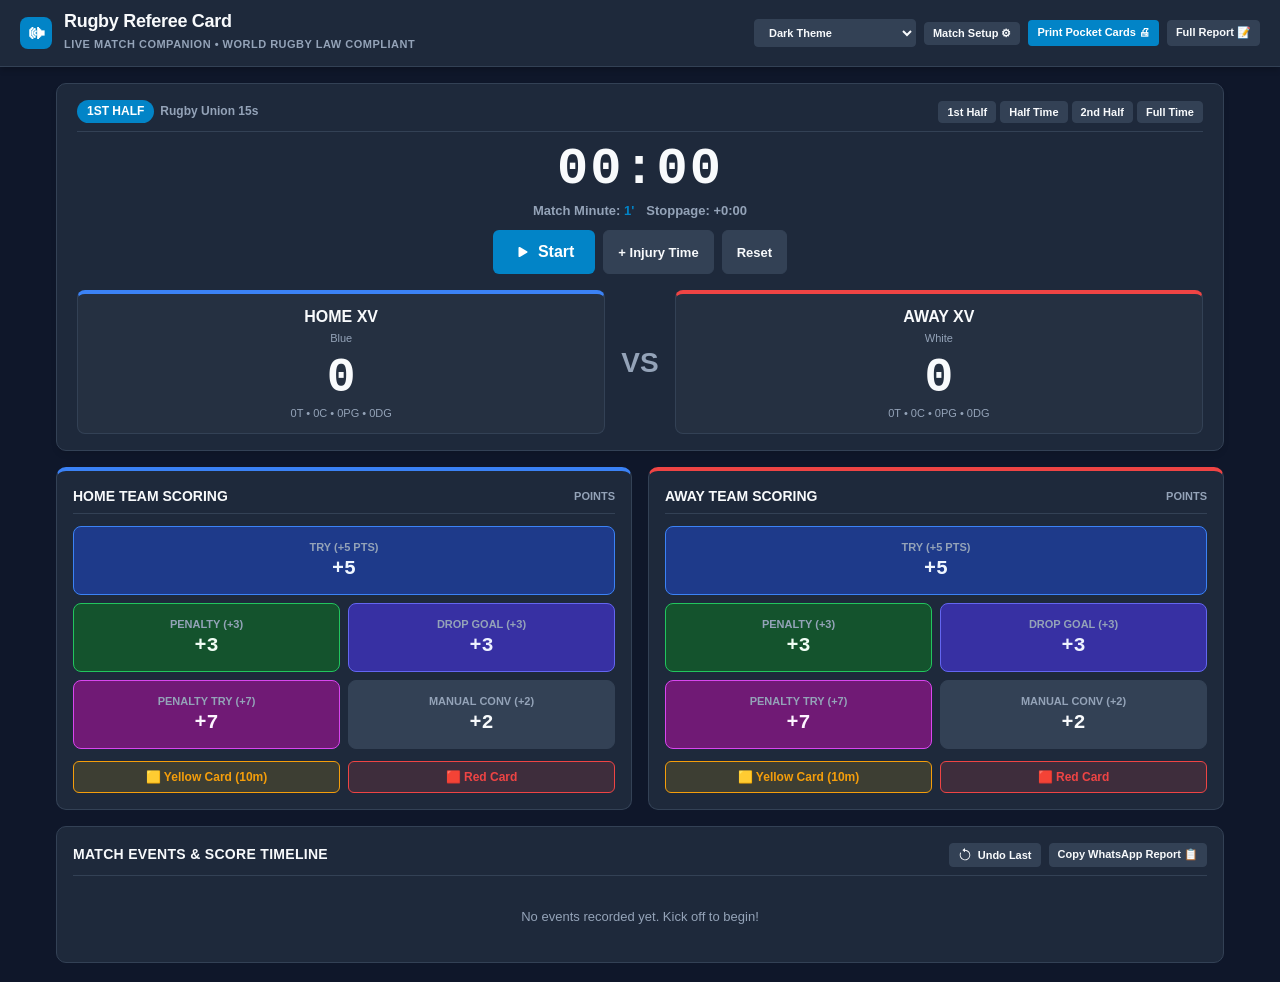
<file: index.html>
<!DOCTYPE html>
<html lang="en">
<head>
  <meta charset="UTF-8">
  <meta name="viewport" content="width=device-width, initial-scale=1.0, maximum-scale=1.0, user-scalable=no">
  <title>Rugby Referee Scorecard &amp; Match Companion</title>
  <link rel="stylesheet" href="styles.css">
</head>
<body data-theme="dark">

  <!-- Header -->
  <header>
    <div class="logo-group">
      <div class="whistle-icon">&#128362;</div>
      <div class="logo-text">
        <h1>Rugby Referee Card</h1>
        <span>Live Match Companion &bull; World Rugby Law Compliant</span>
      </div>
    </div>
    <div class="header-actions">
      <select id="themeSelect" class="btn btn-secondary btn-sm" style="padding: 6px 10px;">
        <option value="dark">Dark Theme</option>
        <option value="light">Light Theme</option>
        <option value="high-contrast">Outdoor High Contrast</option>
      </select>
      <button class="btn btn-secondary btn-sm" id="btnMatchSetup">
        Match Setup &#9881;
      </button>
      <a href="print-pocket-cards.html" class="btn btn-primary btn-sm" target="_blank">
        Print Pocket Cards &#128424;
      </a>
      <a href="print-match-sheet.html" class="btn btn-secondary btn-sm" target="_blank">
        Full Report &#128221;
      </a>
    </div>
  </header>

  <!-- Main Container -->
  <main class="main-container">

    <!-- Active Sin Bin & Alert Banner (Shown dynamically when yellow card active) -->
    <div class="sinbin-container" id="sinBinContainer">
      <div class="sinbin-header">
        <span>Active Sin-Bin / Disciplinary Timers</span>
        <span style="font-size: 11px;">Tracked against live match clock</span>
      </div>
      <div class="sinbin-cards-list" id="sinBinCardsList"></div>
    </div>

    <!-- Match Clock & Scoreboard Hero -->
    <section class="scoreboard-hero">
      <!-- Period Selector / State -->
      <div class="period-indicator-row">
        <div style="display: flex; gap: 6px; align-items: center; flex-wrap: wrap;">
          <span class="period-badge" id="periodBadge">1st Half</span>
          <span class="match-code-tag" id="codeBadge">Rugby Union 15s</span>
        </div>
        <div class="btn-group" style="display: flex; gap: 4px; flex-wrap: wrap;">
          <button class="btn btn-secondary btn-sm period-btn" data-period="1st_half">1st Half</button>
          <button class="btn btn-secondary btn-sm period-btn" data-period="half_time">Half Time</button>
          <button class="btn btn-secondary btn-sm period-btn" data-period="2nd_half">2nd Half</button>
          <button class="btn btn-secondary btn-sm period-btn" data-period="full_time">Full Time</button>
        </div>
      </div>

      <!-- Clock Display -->
      <div class="timer-container">
        <div class="clock-digits" id="clockDigits">00:00</div>
        <div class="clock-sub-info">
          <span>Match Minute: <strong id="minuteBadge" style="color: var(--primary);">01'</strong></span>
          <span>Stoppage: <strong id="stoppageTimeDisplay">+0:00</strong></span>
        </div>
        <div class="timer-controls">
          <button class="btn btn-primary btn-lg" id="btnStartClock">
            <svg width="18" height="18" fill="currentColor" viewBox="0 0 16 16"><path d="m11.596 8.697-6.363 3.692c-.54.313-1.233-.066-1.233-.697V4.308c0-.63.692-1.01 1.233-.696l6.363 3.692a.802.802 0 0 1 0 1.393z"/></svg>
            Start
          </button>
          <button class="btn btn-secondary" id="btnStoppage" title="Start/Pause Stoppage &amp; Injury Time">
            + Injury Time
          </button>
          <button class="btn btn-secondary" id="btnResetClock" title="Reset Clock to Zero">
            Reset
          </button>
        </div>
      </div>

      <!-- Scoreboard Display -->
      <div class="score-board-grid">
        <!-- Home Team -->
        <div class="team-score-card home">
          <div class="team-card-name" id="homeTeamLabel">Home XV</div>
          <div class="team-card-color" id="homeColorLabel">Blue</div>
          <div class="team-score-huge" id="homeScoreDisplay">0</div>
          <div style="font-size: 11px; color: var(--text-muted); margin-top: 4px;" id="homeBreakdownText">
            0T &bull; 0C &bull; 0PG &bull; 0DG
          </div>
        </div>

        <div class="score-divider">VS</div>

        <!-- Away Team -->
        <div class="team-score-card away">
          <div class="team-card-name" id="awayTeamLabel">Away XV</div>
          <div class="team-card-color" id="awayColorLabel">White</div>
          <div class="team-score-huge" id="awayScoreDisplay">0</div>
          <div style="font-size: 11px; color: var(--text-muted); margin-top: 4px;" id="awayBreakdownText">
            0T &bull; 0C &bull; 0PG &bull; 0DG
          </div>
        </div>
      </div>
    </section>

    <!-- Scoring Action Panels (Home & Away Touch Racks) -->
    <section class="scoring-actions-grid">
      <!-- Home Action Panel -->
      <div class="team-actions-panel" style="border-top: 4px solid var(--home-color);">
        <div class="team-actions-header">
          <span>Home Team Scoring</span>
          <span style="font-size: 11px; color: var(--text-muted);">Points</span>
        </div>
        <div class="score-buttons-rack">
          <button class="btn-score-entry btn-score-try" onclick="recordScore('home', 'try')">
            <span class="pts-label">Try (+5 pts)</span>
            <span class="pts-val">+5</span>
          </button>
          <button class="btn-score-entry btn-score-penalty" onclick="recordScore('home', 'penalty')">
            <span class="pts-label">Penalty (+3)</span>
            <span class="pts-val">+3</span>
          </button>
          <button class="btn-score-entry btn-score-dg" onclick="recordScore('home', 'drop_goal')">
            <span class="pts-label">Drop Goal (+3)</span>
            <span class="pts-val">+3</span>
          </button>
          <button class="btn-score-entry btn-score-pt" onclick="recordScore('home', 'penalty_try')">
            <span class="pts-label">Penalty Try (+7)</span>
            <span class="pts-val">+7</span>
          </button>
          <button class="btn-score-entry" onclick="recordScore('home', 'conversion', 2)">
            <span class="pts-label">Manual Conv (+2)</span>
            <span class="pts-val">+2</span>
          </button>
        </div>
        <div class="disciplinary-quick-row">
          <button class="btn-yellow-card" onclick="openCardModal('home', 'yellow')">
            🟨 Yellow Card (10m)
          </button>
          <button class="btn-red-card" onclick="openCardModal('home', 'red')">
            🟥 Red Card
          </button>
        </div>
      </div>

      <!-- Away Action Panel -->
      <div class="team-actions-panel" style="border-top: 4px solid var(--away-color);">
        <div class="team-actions-header">
          <span>Away Team Scoring</span>
          <span style="font-size: 11px; color: var(--text-muted);">Points</span>
        </div>
        <div class="score-buttons-rack">
          <button class="btn-score-entry btn-score-try" onclick="recordScore('away', 'try')">
            <span class="pts-label">Try (+5 pts)</span>
            <span class="pts-val">+5</span>
          </button>
          <button class="btn-score-entry btn-score-penalty" onclick="recordScore('away', 'penalty')">
            <span class="pts-label">Penalty (+3)</span>
            <span class="pts-val">+3</span>
          </button>
          <button class="btn-score-entry btn-score-dg" onclick="recordScore('away', 'drop_goal')">
            <span class="pts-label">Drop Goal (+3)</span>
            <span class="pts-val">+3</span>
          </button>
          <button class="btn-score-entry btn-score-pt" onclick="recordScore('away', 'penalty_try')">
            <span class="pts-label">Penalty Try (+7)</span>
            <span class="pts-val">+7</span>
          </button>
          <button class="btn-score-entry" onclick="recordScore('away', 'conversion', 2)">
            <span class="pts-label">Manual Conv (+2)</span>
            <span class="pts-val">+2</span>
          </button>
        </div>
        <div class="disciplinary-quick-row">
          <button class="btn-yellow-card" onclick="openCardModal('away', 'yellow')">
            🟨 Yellow Card (10m)
          </button>
          <button class="btn-red-card" onclick="openCardModal('away', 'red')">
            🟥 Red Card
          </button>
        </div>
      </div>
    </section>

    <!-- Timeline & Match Events Log -->
    <section class="timeline-section">
      <div class="section-head-bar">
        <h3>Match Events &amp; Score Timeline</h3>
        <div style="display: flex; gap: 8px;">
          <button class="btn btn-secondary btn-sm" id="btnUndo">
            <svg width="14" height="14" fill="currentColor" viewBox="0 0 16 16"><path fill-rule="evenodd" d="M8 3a5 5 0 1 1-4.546 2.914.5.5 0 0 0-.908-.417A6 6 0 1 0 8 2v1z"/><path d="M8 4.466V.534a.25.25 0 0 0-.41-.192L5.23 2.308a.25.25 0 0 0 0 .384l2.36 1.966A.25.25 0 0 0 8 4.466z"/></svg>
            Undo Last
          </button>
          <button class="btn btn-secondary btn-sm" id="btnCopyReport">
            Copy WhatsApp Report &#128203;
          </button>
        </div>
      </div>
      <div class="events-list" id="eventsList"></div>
    </section>

  </main>

  <!-- MODALS -->

  <!-- Conversion Prompt Modal (Auto pops up when Try scored) -->
  <div class="modal-overlay" id="conversionModal">
    <div class="modal-content" style="text-align: center;">
      <h3 class="modal-title" style="border: none; margin-bottom: 6px;">TRY SCORED!</h3>
      <p style="color: var(--text-muted); font-size: 13px; margin-bottom: 20px;">
        Conversion kick for <strong id="convTeamName" style="color: var(--text-main);"></strong>?
      </p>
      <div style="display: grid; grid-template-columns: 1fr 1fr; gap: 12px;">
        <button class="btn btn-success btn-lg" onclick="handleConversionDecision(true)">
          CONVERSION SUCCESSFUL (+2)
        </button>
        <button class="btn btn-danger btn-lg" onclick="handleConversionDecision(false)">
          MISSED / NO GOAL (0)
        </button>
      </div>
    </div>
  </div>

  <!-- Disciplinary Card Modal -->
  <div class="modal-overlay" id="cardModal">
    <div class="modal-content">
      <div class="modal-title">Record Disciplinary Card</div>
      <div class="form-group">
        <label>Team</label>
        <select id="cardTeamSelect" class="form-control">
          <option value="home">Home Team</option>
          <option value="away">Away Team</option>
        </select>
      </div>
      <div class="form-group">
        <label>Card Type</label>
        <select id="cardTypeSelect" class="form-control">
          <option value="yellow">Yellow Card (Sin Bin - 10 Mins / 2 Mins)</option>
          <option value="red">Red Card (Permanent Send-Off)</option>
        </select>
      </div>
      <div class="form-group">
        <label>Player Number (Jersey #)</label>
        <input type="text" id="cardPlayerNum" class="form-control" placeholder="e.g. 7 or 12">
      </div>
      <div class="form-group">
        <label>Infringement Reason (World Rugby Law 9)</label>
        <select id="cardReason" class="form-control">
          <option value="High Tackle (Head Contact)">High Tackle (Head contact)</option>
          <option value="Dangerous Tackle / Tip Tackle">Dangerous Tackle / Tip Tackle</option>
          <option value="Cynical Infringement (Red Zone)">Cynical Infringement (Red Zone)</option>
          <option value="Repeated Team Infringements">Repeated Team Infringements</option>
          <option value="Intentional Knock-On">Intentional Knock-On (Stopping Break)</option>
          <option value="Dissent / Abuse of Match Official">Dissent / Abuse of Match Official</option>
          <option value="Collapsing Scrum / Maul">Collapsing Scrum / Maul</option>
          <option value="Striking / Fighting">Striking / Fighting</option>
        </select>
      </div>
      <div style="display: flex; justify-content: flex-end; gap: 8px; margin-top: 16px;">
        <button class="btn btn-secondary modal-close-btn">Cancel</button>
        <button class="btn btn-primary" onclick="confirmCard()">Issue Card</button>
      </div>
    </div>
  </div>

  <!-- Match Setup Modal -->
  <div class="modal-overlay" id="setupModal">
    <div class="modal-content" style="max-width: 550px;">
      <div class="modal-title">Match Configuration</div>
      <div style="display: grid; grid-template-columns: 1fr 1fr; gap: 12px;">
        <div class="form-group">
          <label>Home Team Name</label>
          <input type="text" id="setupHomeName" class="form-control" value="Home XV">
        </div>
        <div class="form-group">
          <label>Away Team Name</label>
          <input type="text" id="setupAwayName" class="form-control" value="Away XV">
        </div>
        <div class="form-group">
          <label>Home Jersey Color</label>
          <input type="text" id="setupHomeColor" class="form-control" value="Blue">
        </div>
        <div class="form-group">
          <label>Away Jersey Color</label>
          <input type="text" id="setupAwayColor" class="form-control" value="White">
        </div>
      </div>
      <div style="display: grid; grid-template-columns: 1fr 1fr; gap: 12px;">
        <div class="form-group">
          <label>Rugby Code</label>
          <select id="setupCode" class="form-control">
            <option value="union15">Rugby Union (15-a-side)</option>
            <option value="union7">Rugby Sevens (7s)</option>
            <option value="unionU19">Rugby Union U19 / U18</option>
            <option value="league">Rugby League</option>
          </select>
        </div>
        <div class="form-group">
          <label>Half Duration (Minutes)</label>
          <input type="number" id="setupDuration" class="form-control" value="40" min="5" max="45">
        </div>
      </div>
      <div style="display: grid; grid-template-columns: 1fr 1fr; gap: 12px;">
        <div class="form-group">
          <label>Competition / Grade</label>
          <input type="text" id="setupComp" class="form-control" placeholder="e.g. Senior Division 1">
        </div>
        <div class="form-group">
          <label>Venue / Pitch #</label>
          <input type="text" id="setupVenue" class="form-control" placeholder="e.g. Pitch 2, Memorial Ground">
        </div>
      </div>
      <div class="form-group">
        <label>Referee Name</label>
        <input type="text" id="setupRef" class="form-control" placeholder="Your name">
      </div>
      <div style="display: flex; justify-content: flex-end; gap: 8px; margin-top: 16px;">
        <button class="btn btn-secondary modal-close-btn">Cancel</button>
        <button class="btn btn-primary" id="btnSaveSetup">Save Match Settings</button>
      </div>
    </div>
  </div>

  <script src="app.js"></script>
</body>
</html>
</file>
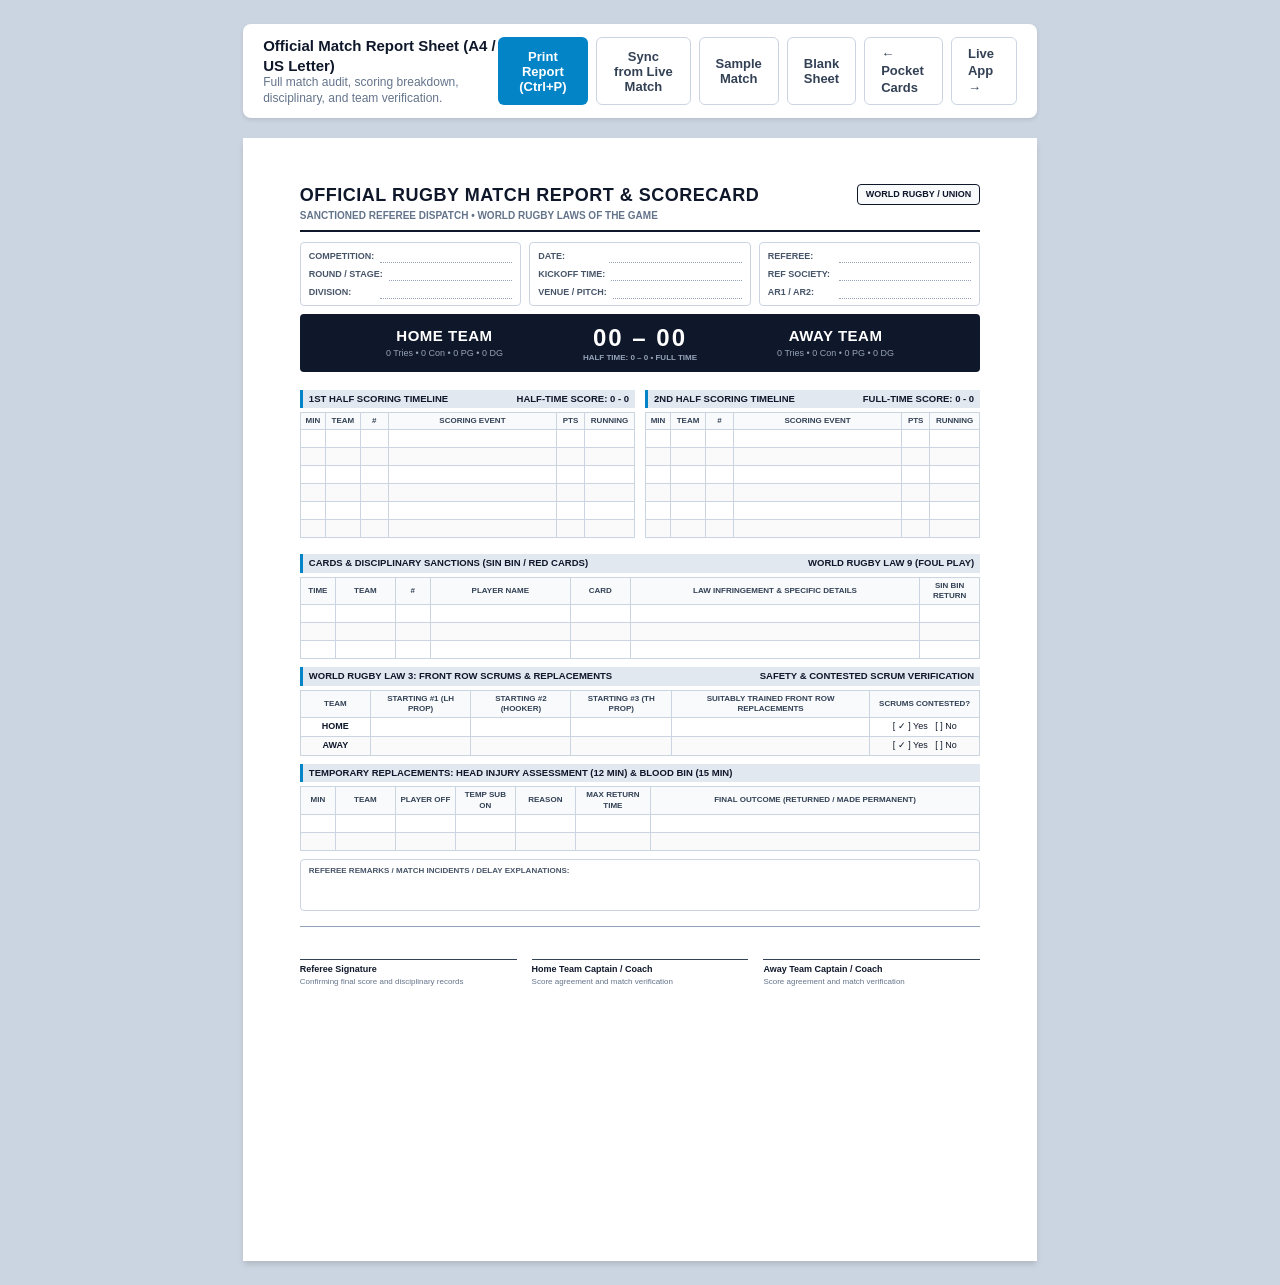
<file: print-match-sheet.html>
<!DOCTYPE html>
<html lang="en">
<head>
  <meta charset="UTF-8">
  <meta name="viewport" content="width=device-width, initial-scale=1.0">
  <title>Official Rugby Referee Match Report Sheet</title>
  <style>
    :root {
      --primary: #0f172a;
      --secondary: #334155;
      --border: #475569;
      --light-border: #cbd5e1;
      --highlight: #f1f5f9;
    }

    * {
      box-sizing: border-box;
      margin: 0;
      padding: 0;
    }

    body {
      font-family: -apple-system, BlinkMacSystemFont, "Segoe UI", Roboto, Arial, sans-serif;
      color: #0f172a;
      background-color: #cbd5e1;
      padding: 24px;
      font-size: 11px;
      line-height: 1.3;
    }

    .no-print-bar {
      max-width: 210mm;
      margin: 0 auto 20px auto;
      background: white;
      padding: 12px 20px;
      border-radius: 8px;
      box-shadow: 0 2px 4px rgba(0,0,0,0.1);
      display: flex;
      justify-content: space-between;
      align-items: center;
    }

    .btn {
      padding: 8px 16px;
      border-radius: 6px;
      font-weight: 600;
      font-size: 13px;
      cursor: pointer;
      border: 1px solid transparent;
      display: inline-flex;
      align-items: center;
      gap: 6px;
      text-decoration: none;
    }
    .btn-primary { background: #0284c7; color: white; }
    .btn-outline { background: white; color: #334155; border: 1px solid #cbd5e1; }

    .a4-page {
      width: 210mm;
      min-height: 297mm;
      margin: 0 auto;
      background: white;
      padding: 12mm 15mm;
      box-shadow: 0 4px 6px -1px rgba(0,0,0,0.15);
      position: relative;
    }

    .sheet-header {
      display: flex;
      justify-content: space-between;
      align-items: flex-start;
      border-bottom: 2px solid var(--primary);
      padding-bottom: 8px;
      margin-bottom: 10px;
    }

    .title-block h1 {
      font-size: 18px;
      font-weight: 900;
      letter-spacing: 0.5px;
      text-transform: uppercase;
      color: var(--primary);
    }
    .title-block p {
      font-size: 10px;
      color: #64748b;
      font-weight: 600;
      margin-top: 2px;
    }

    .badge-union {
      border: 1.5px solid var(--primary);
      padding: 4px 8px;
      font-size: 9px;
      font-weight: 800;
      text-transform: uppercase;
      border-radius: 4px;
      background: #f8fafc;
    }

    .grid-2 {
      display: grid;
      grid-template-columns: 1fr 1fr;
      gap: 10px;
    }

    .grid-3 {
      display: grid;
      grid-template-columns: 1fr 1fr 1fr;
      gap: 8px;
    }

    .meta-box {
      border: 1px solid var(--light-border);
      padding: 6px 8px;
      border-radius: 4px;
      margin-bottom: 8px;
      background: #ffffff;
    }

    .field-row {
      display: flex;
      align-items: baseline;
      gap: 6px;
      margin-bottom: 4px;
      font-size: 10px;
    }
    .field-row:last-child { margin-bottom: 0; }

    .field-label {
      font-weight: 700;
      color: #475569;
      text-transform: uppercase;
      font-size: 9px;
      min-width: 65px;
    }

    .field-value {
      font-weight: 600;
      color: #0f172a;
      border-bottom: 1px dotted #94a3b8;
      flex: 1;
      min-height: 14px;
    }

    /* Score banner */
    .score-banner {
      background: #0f172a;
      color: white;
      border-radius: 4px;
      padding: 8px 12px;
      display: grid;
      grid-template-columns: 1fr auto 1fr;
      align-items: center;
      text-align: center;
      margin-bottom: 10px;
    }

    .team-name-lg {
      font-size: 15px;
      font-weight: 800;
      text-transform: uppercase;
      letter-spacing: 0.5px;
    }

    .score-display-lg {
      font-size: 24px;
      font-weight: 900;
      letter-spacing: 2px;
      padding: 0 16px;
    }

    .score-breakdown-sub {
      font-size: 9px;
      color: #94a3b8;
      margin-top: 3px;
    }

    /* Section titles */
    .section-title {
      background: #e2e8f0;
      color: var(--primary);
      font-size: 9.5px;
      font-weight: 800;
      text-transform: uppercase;
      padding: 3px 6px;
      margin-top: 8px;
      margin-bottom: 4px;
      border-left: 3px solid #0284c7;
      display: flex;
      justify-content: space-between;
    }

    /* Tables */
    table.data-table {
      width: 100%;
      border-collapse: collapse;
      font-size: 9px;
      margin-bottom: 8px;
    }

    table.data-table th {
      background: #f8fafc;
      color: #334155;
      font-weight: 700;
      border: 1px solid var(--light-border);
      padding: 3px 4px;
      text-align: center;
      text-transform: uppercase;
      font-size: 8px;
    }

    table.data-table td {
      border: 1px solid var(--light-border);
      padding: 3px 4px;
      height: 18px;
      text-align: center;
    }

    table.data-table tr:nth-child(even) td {
      background: #fafafa;
    }

    .text-left { text-align: left !important; }

    /* Law 3 Box */
    .law3-notice {
      border: 1px solid #cbd5e1;
      padding: 6px 8px;
      font-size: 9px;
      background: #f8fafc;
      border-radius: 4px;
      margin-bottom: 8px;
    }

    .signature-grid {
      display: grid;
      grid-template-columns: 1fr 1fr 1fr;
      gap: 15px;
      margin-top: 15px;
      border-top: 1px solid #94a3b8;
      padding-top: 8px;
    }

    .sig-box {
      font-size: 9px;
    }
    .sig-line {
      height: 25px;
      border-bottom: 1px solid #334155;
      margin-bottom: 4px;
    }

    @media print {
      body {
        background: white;
        padding: 0;
      }
      .no-print-bar { display: none !important; }
      .a4-page {
        box-shadow: none;
        padding: 10mm 12mm;
        width: 100%;
      }
    }
  </style>
</head>
<body>

  <div class="no-print-bar">
    <div>
      <h2 style="font-size: 15px; font-weight: 800;">Official Match Report Sheet (A4 / US Letter)</h2>
      <p style="font-size: 12px; color: #64748b;">Full match audit, scoring breakdown, disciplinary, and team verification.</p>
    </div>
    <div style="display: flex; gap: 8px;">
      <button class="btn btn-primary" onclick="window.print()">Print Report (Ctrl+P)</button>
      <button class="btn btn-outline" onclick="loadFromApp()">Sync from Live Match</button>
      <button class="btn btn-outline" onclick="loadSampleSheet()">Sample Match</button>
      <button class="btn btn-outline" onclick="clearSheet()">Blank Sheet</button>
      <a href="print-pocket-cards.html" class="btn btn-outline">&larr; Pocket Cards</a>
      <a href="index.html" class="btn btn-outline">Live App &rarr;</a>
    </div>
  </div>

  <div class="a4-page">
    <div class="sheet-header">
      <div class="title-block">
        <h1>Official Rugby Match Report &amp; Scorecard</h1>
        <p>SANCTIONED REFEREE DISPATCH &bull; WORLD RUGBY LAWS OF THE GAME</p>
      </div>
      <div class="badge-union">
        World Rugby / Union
      </div>
    </div>

    <!-- Match Metadata Grid -->
    <div class="grid-3">
      <div class="meta-box">
        <div class="field-row"><span class="field-label">Competition:</span><span class="field-value" id="sComp">&nbsp;</span></div>
        <div class="field-row"><span class="field-label">Round / Stage:</span><span class="field-value" id="sRound">&nbsp;</span></div>
        <div class="field-row"><span class="field-label">Division:</span><span class="field-value" id="sDiv">&nbsp;</span></div>
      </div>
      <div class="meta-box">
        <div class="field-row"><span class="field-label">Date:</span><span class="field-value" id="sDate">&nbsp;</span></div>
        <div class="field-row"><span class="field-label">Kickoff Time:</span><span class="field-value" id="sTime">&nbsp;</span></div>
        <div class="field-row"><span class="field-label">Venue / Pitch:</span><span class="field-value" id="sVenue">&nbsp;</span></div>
      </div>
      <div class="meta-box">
        <div class="field-row"><span class="field-label">Referee:</span><span class="field-value" id="sRef">&nbsp;</span></div>
        <div class="field-row"><span class="field-label">Ref Society:</span><span class="field-value" id="sRefSoc">&nbsp;</span></div>
        <div class="field-row"><span class="field-label">AR1 / AR2:</span><span class="field-value" id="sARs">&nbsp;</span></div>
      </div>
    </div>

    <!-- SCORE BANNER -->
    <div class="score-banner">
      <div>
        <div class="team-name-lg" id="sHomeTeam">HOME TEAM</div>
        <div class="score-breakdown-sub" id="sHomeBreakdown">0T &bull; 0C &bull; 0PG &bull; 0DG</div>
      </div>
      <div>
        <div class="score-display-lg" id="sBigScore">00 &ndash; 00</div>
        <div style="font-size: 8px; font-weight: 700; color: #94a3b8; text-transform: uppercase;">
          HALF TIME: <span id="sHTScoreText">0 &ndash; 0</span> &bull; FULL TIME
        </div>
      </div>
      <div>
        <div class="team-name-lg" id="sAwayTeam">AWAY TEAM</div>
        <div class="score-breakdown-sub" id="sAwayBreakdown">0T &bull; 0C &bull; 0PG &bull; 0DG</div>
      </div>
    </div>

    <!-- Scoring Tables Grid (1st Half & 2nd Half Side by Side) -->
    <div class="grid-2">
      <!-- 1st Half -->
      <div>
        <div class="section-title">
          <span>1st Half Scoring Timeline</span>
          <span>Half-Time Score: <strong id="sHTSummary">0 - 0</strong></span>
        </div>
        <table class="data-table">
          <thead>
            <tr>
              <th style="width: 25px;">Min</th>
              <th style="width: 35px;">Team</th>
              <th style="width: 28px;">#</th>
              <th>Scoring Event</th>
              <th style="width: 28px;">Pts</th>
              <th style="width: 50px;">Running</th>
            </tr>
          </thead>
          <tbody id="sTbodyH1">
            <tr><td></td><td></td><td></td><td></td><td></td><td></td></tr>
            <tr><td></td><td></td><td></td><td></td><td></td><td></td></tr>
            <tr><td></td><td></td><td></td><td></td><td></td><td></td></tr>
            <tr><td></td><td></td><td></td><td></td><td></td><td></td></tr>
            <tr><td></td><td></td><td></td><td></td><td></td><td></td></tr>
            <tr><td></td><td></td><td></td><td></td><td></td><td></td></tr>
          </tbody>
        </table>
      </div>

      <!-- 2nd Half -->
      <div>
        <div class="section-title">
          <span>2nd Half Scoring Timeline</span>
          <span>Full-Time Score: <strong id="sFTSummary">0 - 0</strong></span>
        </div>
        <table class="data-table">
          <thead>
            <tr>
              <th style="width: 25px;">Min</th>
              <th style="width: 35px;">Team</th>
              <th style="width: 28px;">#</th>
              <th>Scoring Event</th>
              <th style="width: 28px;">Pts</th>
              <th style="width: 50px;">Running</th>
            </tr>
          </thead>
          <tbody id="sTbodyH2">
            <tr><td></td><td></td><td></td><td></td><td></td><td></td></tr>
            <tr><td></td><td></td><td></td><td></td><td></td><td></td></tr>
            <tr><td></td><td></td><td></td><td></td><td></td><td></td></tr>
            <tr><td></td><td></td><td></td><td></td><td></td><td></td></tr>
            <tr><td></td><td></td><td></td><td></td><td></td><td></td></tr>
            <tr><td></td><td></td><td></td><td></td><td></td><td></td></tr>
          </tbody>
        </table>
      </div>
    </div>

    <!-- Disciplinary & Cards Section -->
    <div class="section-title">
      <span>Cards &amp; Disciplinary Sanctions (Sin Bin / Red Cards)</span>
      <span>World Rugby Law 9 (Foul Play)</span>
    </div>
    <table class="data-table">
      <thead>
        <tr>
          <th style="width: 35px;">Time</th>
          <th style="width: 60px;">Team</th>
          <th style="width: 35px;">#</th>
          <th style="width: 140px;">Player Name</th>
          <th style="width: 60px;">Card</th>
          <th>Law Infringement &amp; Specific Details</th>
          <th style="width: 60px;">Sin Bin Return</th>
        </tr>
      </thead>
      <tbody id="sTbodyCards">
        <tr><td></td><td></td><td></td><td></td><td></td><td></td><td></td></tr>
        <tr><td></td><td></td><td></td><td></td><td></td><td></td><td></td></tr>
        <tr><td></td><td></td><td></td><td></td><td></td><td></td><td></td></tr>
      </tbody>
    </table>

    <!-- Front Row & Law 3 Compliance -->
    <div class="section-title">
      <span>World Rugby Law 3: Front Row Scrums &amp; Replacements</span>
      <span>Safety &amp; Contested Scrum Verification</span>
    </div>
    <table class="data-table">
      <thead>
        <tr>
          <th style="width: 70px;">Team</th>
          <th>Starting #1 (LH Prop)</th>
          <th>Starting #2 (Hooker)</th>
          <th>Starting #3 (TH Prop)</th>
          <th>Suitably Trained Front Row Replacements</th>
          <th style="width: 110px;">Scrums Contested?</th>
        </tr>
      </thead>
      <tbody>
        <tr>
          <td style="font-weight: 700;">HOME</td>
          <td id="sHProp1">&nbsp;</td>
          <td id="sHHooker">&nbsp;</td>
          <td id="sHProp3">&nbsp;</td>
          <td id="sHFRSubs">&nbsp;</td>
          <td>[ &check; ] Yes &nbsp; [ ] No</td>
        </tr>
        <tr>
          <td style="font-weight: 700;">AWAY</td>
          <td id="sAProp1">&nbsp;</td>
          <td id="sAHooker">&nbsp;</td>
          <td id="sAProp3">&nbsp;</td>
          <td id="sAFRSubs">&nbsp;</td>
          <td>[ &check; ] Yes &nbsp; [ ] No</td>
        </tr>
      </tbody>
    </table>

    <!-- HIA, Blood & Concussion Log -->
    <div class="section-title">
      <span>Temporary Replacements: Head Injury Assessment (12 Min) &amp; Blood Bin (15 Min)</span>
    </div>
    <table class="data-table">
      <thead>
        <tr>
          <th style="width: 35px;">Min</th>
          <th style="width: 60px;">Team</th>
          <th style="width: 60px;">Player Off</th>
          <th style="width: 60px;">Temp Sub On</th>
          <th style="width: 60px;">Reason</th>
          <th style="width: 75px;">Max Return Time</th>
          <th>Final Outcome (Returned / Made Permanent)</th>
        </tr>
      </thead>
      <tbody id="sTbodyHIA">
        <tr><td></td><td></td><td></td><td></td><td></td><td></td><td></td></tr>
        <tr><td></td><td></td><td></td><td></td><td></td><td></td><td></td></tr>
      </tbody>
    </table>

    <!-- Referee Notes / Incident Box -->
    <div class="meta-box" style="margin-top: 6px; min-height: 40px;">
      <div style="font-weight: 700; font-size: 8px; color: #475569; text-transform: uppercase; margin-bottom: 3px;">
        Referee Remarks / Match Incidents / Delay Explanations:
      </div>
      <div id="sNotes" style="font-size: 9px; min-height: 25px; color: #334155;">
        &nbsp;
      </div>
    </div>

    <!-- Signatures -->
    <div class="signature-grid">
      <div class="sig-box">
        <div class="sig-line"></div>
        <strong>Referee Signature</strong><br>
        <span style="font-size: 8px; color: #64748b;">Confirming final score and disciplinary records</span>
      </div>
      <div class="sig-box">
        <div class="sig-line"></div>
        <strong>Home Team Captain / Coach</strong><br>
        <span style="font-size: 8px; color: #64748b;">Score agreement and match verification</span>
      </div>
      <div class="sig-box">
        <div class="sig-line"></div>
        <strong>Away Team Captain / Coach</strong><br>
        <span style="font-size: 8px; color: #64748b;">Score agreement and match verification</span>
      </div>
    </div>
  </div>

  <script>
    window.addEventListener('DOMContentLoaded', () => {
      const loaded = loadFromApp();
      if (!loaded) clearSheet();
    });

    function loadFromApp() {
      const saved = localStorage.getItem('rugby_referee_scorecard_state_v1');
      if (!saved) return false;
      try {
        const data = JSON.parse(saved);
        if (!data.teams || (data.teams.home.score === 0 && data.teams.away.score === 0 && data.events.length === 0)) {
          return false;
        }

        document.getElementById('sComp').innerText = data.meta.competition || 'Senior Division';
        document.getElementById('sDate').innerText = data.meta.date || '';
        document.getElementById('sTime').innerText = data.meta.kickoffTime || '';
        document.getElementById('sVenue').innerText = data.meta.venue || '';
        document.getElementById('sRef').innerText = data.meta.referee || '';

        document.getElementById('sHomeTeam').innerText = data.teams.home.name || 'HOME';
        document.getElementById('sAwayTeam').innerText = data.teams.away.name || 'AWAY';
        document.getElementById('sBigScore').innerText = `${data.teams.home.score} – ${data.teams.away.score}`;

        const hb = data.teams.home.breakdown;
        document.getElementById('sHomeBreakdown').innerText = `${hb.tries} Tries • ${hb.conversions} Con • ${hb.penalties} PG • ${hb.dropGoals} DG`;
        const ab = data.teams.away.breakdown;
        document.getElementById('sAwayBreakdown').innerText = `${ab.tries} Tries • ${ab.conversions} Con • ${ab.penalties} PG • ${ab.dropGoals} DG`;

        const halfDur = data.settings.halfDuration || 40;
        const scoringEvents = [...data.events].reverse().filter(e => e.eventType !== 'yellow_card' && e.eventType !== 'red_card');
        const h1Events = scoringEvents.filter(e => e.period === '1st_half' || (!e.period && e.min <= halfDur));
        const h2Events = scoringEvents.filter(e => e.period === '2nd_half' || (!e.period && e.min > halfDur));

        const mapRow = (e) => {
          const tm = e.team === 'home' ? (data.teams.home.name || 'Home') : (data.teams.away.name || 'Away');
          return [`${e.min}'`, tm, e.scorer ? `#${e.scorer}` : '', formatLongEvent(e.eventType), e.points || 0, `${e.homeScore} - ${e.awayScore}`];
        };

        const h1 = h1Events.map(mapRow);
        while (h1.length < 6) h1.push(['', '', '', '', '', '']);
        document.getElementById('sTbodyH1').innerHTML = h1.map(r => `<tr>${r.map(c => `<td>${c}</td>`).join('')}</tr>`).join('');

        const h2 = h2Events.map(mapRow);
        while (h2.length < 6) h2.push(['', '', '', '', '', '']);
        document.getElementById('sTbodyH2').innerHTML = h2.map(r => `<tr>${r.map(c => `<td>${c}</td>`).join('')}</tr>`).join('');

        const htHome = h1Events.length > 0 ? h1Events[h1Events.length - 1].homeScore : 0;
        const htAway = h1Events.length > 0 ? h1Events[h1Events.length - 1].awayScore : 0;
        document.getElementById('sHTScoreText').innerText = `${htHome} – ${htAway}`;
        document.getElementById('sHTSummary').innerText = `${htHome} - ${htAway}`;
        document.getElementById('sFTSummary').innerText = `${data.teams.home.score} - ${data.teams.away.score}`;

        const cardEvents = data.events.filter(e => e.eventType === 'yellow_card' || e.eventType === 'red_card');
        const cardRows = cardEvents.map(c => {
          const tm = c.team === 'home' ? data.teams.home.name : data.teams.away.name;
          const retMin = c.eventType === 'yellow_card' ? `${c.min + (data.settings.yellowCardDuration || 10)}'` : 'Perm Send-Off';
          return [`${c.min}'`, tm, c.scorer ? `#${c.scorer}` : '', '', c.eventType === 'yellow_card' ? 'Yellow Card' : 'Red Card', c.detail || 'Foul Play', retMin];
        });
        while (cardRows.length < 3) cardRows.push(['', '', '', '', '', '', '']);
        document.getElementById('sTbodyCards').innerHTML = cardRows.map(r => `<tr>${r.map(c => `<td>${c}</td>`).join('')}</tr>`).join('');

        return true;
      } catch (e) {
        console.error('Error loading sheet from app:', e);
        return false;
      }
    }

    function formatLongEvent(type) {
      switch (type) {
        case 'try': return 'Try (5 pts)';
        case 'conversion': return 'Conversion (2 pts)';
        case 'penalty': return 'Penalty Goal (3 pts)';
        case 'drop_goal': return 'Drop Goal (3 pts)';
        case 'penalty_try': return 'Penalty Try (7 pts)';
        case 'conversion_missed': return 'Conversion Missed';
        default: return type;
      }
    }

    function clearSheet() {
      ['sComp', 'sRound', 'sDiv', 'sDate', 'sTime', 'sVenue', 'sRef', 'sRefSoc', 'sARs', 'sNotes', 'sHProp1', 'sHHooker', 'sHProp3', 'sHFRSubs', 'sAProp1', 'sAHooker', 'sAProp3', 'sAFRSubs'].forEach(id => {
        const el = document.getElementById(id);
        if (el) el.innerHTML = '&nbsp;';
      });

      document.getElementById('sHomeTeam').innerText = 'HOME TEAM';
      document.getElementById('sAwayTeam').innerText = 'AWAY TEAM';
      document.getElementById('sBigScore').innerText = '00 – 00';
      document.getElementById('sHTScoreText').innerText = '0 – 0';
      document.getElementById('sHTSummary').innerText = '0 - 0';
      document.getElementById('sFTSummary').innerText = '0 - 0';
      document.getElementById('sHomeBreakdown').innerText = '0 Tries • 0 Con • 0 PG • 0 DG';
      document.getElementById('sAwayBreakdown').innerText = '0 Tries • 0 Con • 0 PG • 0 DG';

      const empty6 = Array(6).fill(['', '', '', '', '', '']);
      document.getElementById('sTbodyH1').innerHTML = empty6.map(r => `<tr>${r.map(c => `<td>${c}</td>`).join('')}</tr>`).join('');
      document.getElementById('sTbodyH2').innerHTML = empty6.map(r => `<tr>${r.map(c => `<td>${c}</td>`).join('')}</tr>`).join('');

      const empty3 = Array(3).fill(['', '', '', '', '', '', '']);
      document.getElementById('sTbodyCards').innerHTML = empty3.map(r => `<tr>${r.map(c => `<td>${c}</td>`).join('')}</tr>`).join('');

      const empty2 = Array(2).fill(['', '', '', '', '', '', '']);
      document.getElementById('sTbodyHIA').innerHTML = empty2.map(r => `<tr>${r.map(c => `<td>${c}</td>`).join('')}</tr>`).join('');
    }

    function loadSampleSheet() {
      document.getElementById('sComp').innerText = 'National League 1';
      document.getElementById('sRound').innerText = 'Round 6';
      document.getElementById('sDiv').innerText = 'Men Senior 1st XV';
      document.getElementById('sDate').innerText = '14 October 2026';
      document.getElementById('sTime').innerText = '15:00 BST';
      document.getElementById('sVenue').innerText = 'Richmond Athletic Ground, Pitch 1';
      document.getElementById('sRef').innerText = 'Mark Edwards';
      document.getElementById('sRefSoc').innerText = 'London Society of RFU Referees';
      document.getElementById('sARs').innerText = 'AR1: T. Jenkins, AR2: D. Davies';

      document.getElementById('sHomeTeam').innerText = 'Richmond FC';
      document.getElementById('sAwayTeam').innerText = 'Rosslyn Park RFC';
      document.getElementById('sBigScore').innerText = '24 – 19';
      document.getElementById('sHTScoreText').innerText = '14 – 12';
      document.getElementById('sHomeBreakdown').innerText = '3 Tries • 3 Con • 1 PG • 0 DG';
      document.getElementById('sAwayBreakdown').innerText = '3 Tries • 2 Con • 0 PG • 0 DG';

      document.getElementById('sHTSummary').innerText = '14 - 12';
      document.getElementById('sFTSummary').innerText = '24 - 19';

      const h1 = [
        ['05\'', 'Richmond', '#10', 'Try (5 pts)', '5', '5 - 0'],
        ['06\'', 'Richmond', '#10', 'Conversion (2 pts)', '2', '7 - 0'],
        ['18\'', 'Rosslyn Park', '#14', 'Try (5 pts)', '5', '7 - 5'],
        ['19\'', 'Rosslyn Park', '#15', 'Conversion (2 pts)', '2', '7 - 7'],
        ['31\'', 'Rosslyn Park', '#08', 'Try (5 pts)', '5', '7 - 12'],
        ['39\'', 'Richmond', '#02', 'Try (5 pts)', '5', '12 - 12'],
        ['40\'', 'Richmond', '#10', 'Conversion (2 pts)', '2', '14 - 12']
      ];
      document.getElementById('sTbodyH1').innerHTML = h1.map(r => `<tr>${r.map(c => `<td>${c}</td>`).join('')}</tr>`).join('');

      const h2 = [
        ['52\'', 'Richmond', '#10', 'Penalty Goal (3 pts)', '3', '17 - 12'],
        ['64\'', 'Rosslyn Park', '#11', 'Try (5 pts)', '5', '17 - 17'],
        ['65\'', 'Rosslyn Park', '#15', 'Conversion (2 pts)', '2', '17 - 19'],
        ['76\'', 'Richmond', '#07', 'Try (5 pts)', '5', '22 - 19'],
        ['77\'', 'Richmond', '#10', 'Conversion (2 pts)', '2', '24 - 19']
      ];
      document.getElementById('sTbodyH2').innerHTML = h2.map(r => `<tr>${r.map(c => `<td>${c}</td>`).join('')}</tr>`).join('');

      const cards = [
        ['34\'', 'Rosslyn Park', '#04', 'Sam Henderson', 'Yellow Card', 'Law 9.13: Dangerous high tackle without wrap (Sin bin 10 min)', '44\' (Halftime)'],
        ['69\'', 'Richmond', '#06', 'Lewis Clark', 'Yellow Card', 'Law 9.7a: Cynical intentional knockdown in red zone (Sin bin 10 min)', '79\'']
      ];
      document.getElementById('sTbodyCards').innerHTML = cards.map(r => `<tr>${r.map(c => `<td>${c}</td>`).join('')}</tr>`).join('');

      document.getElementById('sHProp1').innerText = '#1 O. Adams';
      document.getElementById('sHHooker').innerText = '#2 C. Maguire';
      document.getElementById('sHProp3').innerText = '#3 K. Spring';
      document.getElementById('sHFRSubs').innerText = '#16 N. Foster, #17 B. Gray, #18 D. Walsh';

      document.getElementById('sAProp1').innerText = '#1 J. Bates';
      document.getElementById('sAHooker').innerText = '#2 M. Robinson';
      document.getElementById('sAProp3').innerText = '#3 S. Woodward';
      document.getElementById('sAFRSubs').innerText = '#16 P. Evans, #17 G. Hall';

      const hia = [
        ['48\'', 'Rosslyn Park', '#12 A. Vance', '#22 H. Miller', 'HIA Assessment', '60\' (12 min)', 'Failed HIA - Replacement made permanent']
      ];
      document.getElementById('sTbodyHIA').innerHTML = hia.map(r => `<tr>${r.map(c => `<td>${c}</td>`).join('')}</tr>`).join('');

      document.getElementById('sNotes').innerText = 'High tackle on 34 min reviewed with AR1 before yellow card issued. Good sporting spirit maintained by both captains.';
    }
  </script>
</body>
</html>
</file>
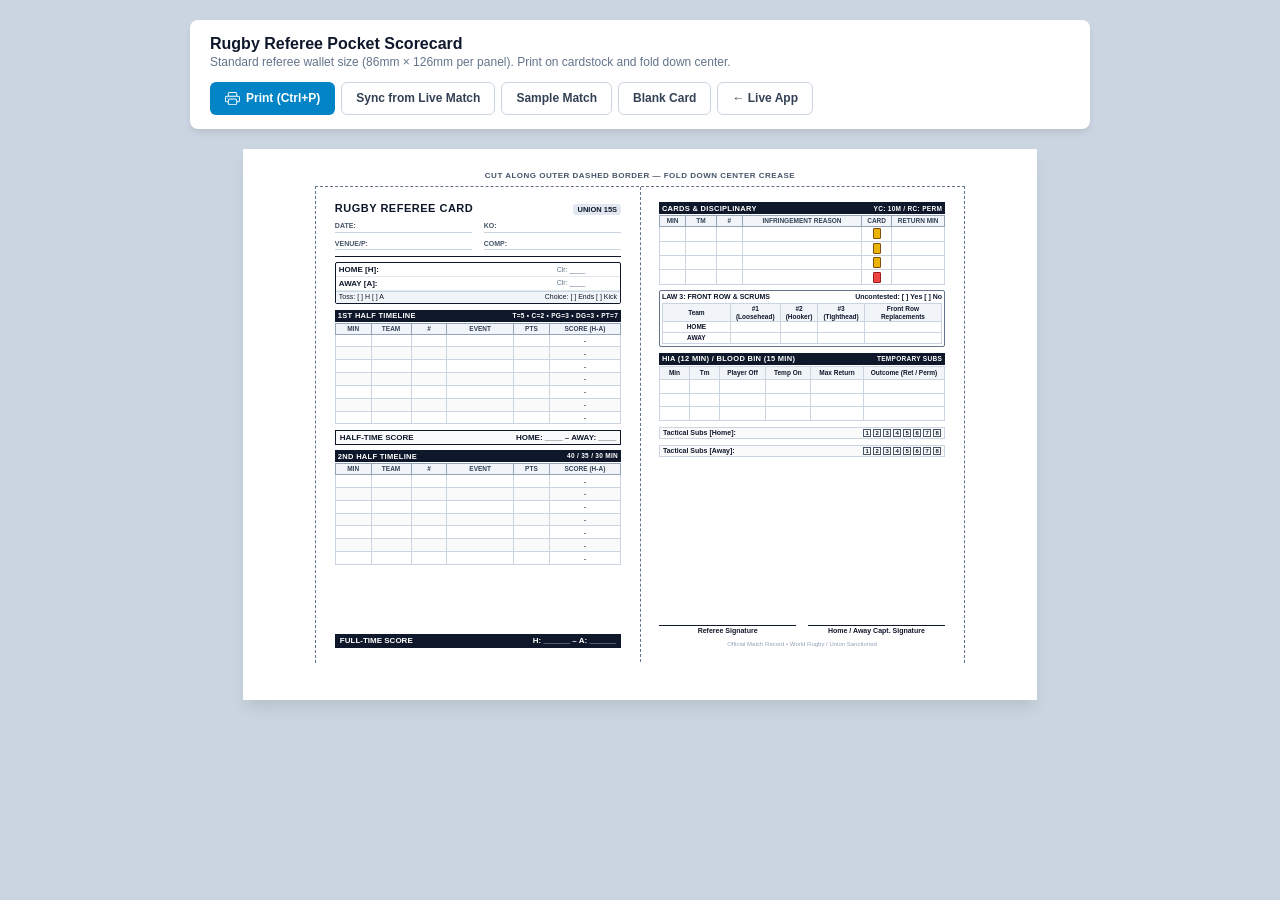
<file: print-pocket-cards.html>
<!DOCTYPE html>
<html lang="en">
<head>
  <meta charset="UTF-8">
  <meta name="viewport" content="width=device-width, initial-scale=1.0">
  <title>Rugby Referee Pocket Scorecard - Printable</title>
  <style>
    :root {
      --primary: #1e293b;
      --accent: #0284c7;
      --border-color: #334155;
      --light-bg: #f8fafc;
      --text: #0f172a;
    }

    * {
      box-sizing: border-box;
      margin: 0;
      padding: 0;
    }

    body {
      font-family: -apple-system, BlinkMacSystemFont, "Segoe UI", Roboto, "Helvetica Neue", Arial, sans-serif;
      color: var(--text);
      background-color: #cbd5e1;
      padding: 20px;
      font-size: 11px;
      line-height: 1.2;
    }

    .no-print-bar {
      max-width: 900px;
      margin: 0 auto 20px auto;
      background: white;
      padding: 14px 20px;
      border-radius: 8px;
      box-shadow: 0 4px 6px -1px rgba(0,0,0,0.1);
      display: flex;
      flex-wrap: wrap;
      align-items: center;
      justify-content: space-between;
      gap: 12px;
    }

    .btn {
      padding: 8px 14px;
      border-radius: 6px;
      font-weight: 600;
      font-size: 12px;
      cursor: pointer;
      border: 1px solid transparent;
      display: inline-flex;
      align-items: center;
      gap: 6px;
      text-decoration: none;
      transition: all 0.15s ease;
    }

    .btn-primary { background: #0284c7; color: white; }
    .btn-primary:hover { background: #0369a1; }

    .btn-outline { background: white; color: #334155; border-color: #cbd5e1; }
    .btn-outline:hover { background: #f1f5f9; }

    .btn-group { display: flex; flex-wrap: wrap; gap: 6px; }

    /* Page / Print setup */
    .sheet {
      background: white;
      box-shadow: 0 10px 15px -3px rgba(0,0,0,0.1);
      margin: 0 auto 30px auto;
      box-sizing: border-box;
      padding: 10mm;
      max-width: 210mm;
    }

    /* FOLDABLE WALLET CARD LAYOUT (Side-by-side on A4/Letter or A5) */
    .foldable-container {
      width: 172mm;
      height: 126mm;
      display: flex;
      border: 1px dashed #64748b;
      background: white;
      margin: 0 auto;
      position: relative;
    }

    .foldable-container::after {
      content: "CUT ALONG OUTER DASHED BORDER — FOLD DOWN CENTER CREASE";
      position: absolute;
      top: -16px;
      left: 50%;
      transform: translateX(-50%);
      font-size: 8px;
      font-weight: 700;
      color: #475569;
      letter-spacing: 0.5px;
      white-space: nowrap;
    }

    .fold-line {
      position: absolute;
      top: 0;
      bottom: 0;
      left: 50%;
      width: 0;
      border-left: 1.5px dashed #64748b;
    }

    /* Standard Referee Pocket Card: 86mm x 126mm (Fits standard ref wallet) */
    .card-panel {
      width: 86mm;
      height: 126mm;
      padding: 4mm 5mm;
      display: flex;
      flex-direction: column;
      justify-content: space-between;
      background: #ffffff;
      overflow: hidden;
    }

    .card-panel.left-panel {
      border-right: none;
    }

    /* Header styling */
    .card-header {
      border-bottom: 1.5px solid #0f172a;
      padding-bottom: 1.5mm;
      margin-bottom: 1.5mm;
    }

    .card-title-row {
      display: flex;
      justify-content: space-between;
      align-items: center;
      margin-bottom: 1.5mm;
    }

    .card-title {
      font-size: 11px;
      font-weight: 800;
      letter-spacing: 0.5px;
      text-transform: uppercase;
      color: #0f172a;
    }

    .card-badge {
      font-size: 7.5px;
      font-weight: 700;
      background: #e2e8f0;
      padding: 1px 4px;
      border-radius: 3px;
      text-transform: uppercase;
    }

    .meta-grid {
      display: grid;
      grid-template-columns: 1fr 1fr;
      gap: 1.5mm 3mm;
      font-size: 8px;
    }

    .meta-item {
      display: flex;
      align-items: baseline;
      gap: 2px;
      border-bottom: 0.5px solid #cbd5e1;
      padding-bottom: 1px;
    }

    .meta-label {
      font-weight: 700;
      color: #475569;
      font-size: 7px;
      text-transform: uppercase;
    }

    .meta-value {
      font-weight: 600;
      color: #0f172a;
      flex: 1;
      white-space: nowrap;
      overflow: hidden;
    }

    /* Teams & Toss */
    .teams-box {
      border: 1px solid #0f172a;
      border-radius: 2px;
      margin-bottom: 1.5mm;
      font-size: 8px;
    }

    .team-row {
      display: grid;
      grid-template-columns: 20mm 1fr 16mm;
      padding: 1.5px 3px;
      align-items: center;
      border-bottom: 0.5px solid #e2e8f0;
    }
    .team-row:last-child { border-bottom: none; }

    .team-badge-home, .team-badge-away {
      font-weight: 800;
      color: #0f172a;
    }

    .toss-info {
      font-size: 7px;
      padding: 1.5px 3px;
      background: #f1f5f9;
      display: flex;
      justify-content: space-between;
      border-top: 0.5px solid #cbd5e1;
    }

    /* Score Tables */
    .section-heading {
      font-size: 7.5px;
      font-weight: 800;
      background: #0f172a;
      color: white;
      padding: 1.5px 3px;
      text-transform: uppercase;
      letter-spacing: 0.3px;
      display: flex;
      justify-content: space-between;
      align-items: center;
      margin-bottom: 1px;
    }

    .score-table {
      width: 100%;
      border-collapse: collapse;
      font-size: 7.5px;
      margin-bottom: 1.5mm;
    }

    .score-table th {
      background: #f1f5f9;
      font-weight: 700;
      color: #334155;
      border: 0.5px solid #94a3b8;
      padding: 1px 1px;
      text-align: center;
      font-size: 6.5px;
      text-transform: uppercase;
    }

    .score-table td {
      border: 0.5px solid #cbd5e1;
      padding: 1px 1px;
      text-align: center;
      height: 3.4mm;
    }

    .score-table tr:nth-child(even) td { background: #fafafa; }

    .col-min { width: 8mm; }
    .col-team { width: 9mm; }
    .col-num { width: 8mm; }
    .col-event { width: 15mm; font-weight: 700; }
    .col-pts { width: 8mm; }
    .col-score { width: 16mm; font-weight: 700; }

    .score-summary-bar {
      display: flex;
      justify-content: space-between;
      align-items: center;
      background: #f8fafc;
      border: 1px solid #0f172a;
      padding: 1.5px 4px;
      font-size: 8px;
      font-weight: 800;
      margin-bottom: 1.5mm;
    }

    /* BACK PANEL (Disciplinary & Law 3) */
    .cards-table {
      width: 100%;
      border-collapse: collapse;
      font-size: 7.5px;
      margin-bottom: 1.5mm;
    }

    .cards-table th {
      background: #f1f5f9;
      font-weight: 700;
      color: #334155;
      border: 0.5px solid #94a3b8;
      padding: 1px 1px;
      text-align: center;
      font-size: 6.5px;
      text-transform: uppercase;
    }

    .cards-table td {
      border: 0.5px solid #cbd5e1;
      padding: 1px 1px;
      text-align: center;
      height: 3.8mm;
    }

    .card-pill-y {
      display: inline-block;
      width: 8px;
      height: 11px;
      background: #eab308;
      border: 0.5px solid #854d0e;
      border-radius: 1px;
      vertical-align: middle;
    }

    .card-pill-r {
      display: inline-block;
      width: 8px;
      height: 11px;
      background: #ef4444;
      border: 0.5px solid #991b1b;
      border-radius: 1px;
      vertical-align: middle;
    }

    /* Front Row Table (Law 3) */
    .law3-box {
      border: 1px solid #64748b;
      border-radius: 2px;
      padding: 2px;
      margin-bottom: 1.5mm;
      font-size: 7px;
    }

    .law3-title {
      font-weight: 800;
      font-size: 7px;
      color: #0f172a;
      margin-bottom: 1px;
      display: flex;
      justify-content: space-between;
    }

    .law3-table {
      width: 100%;
      border-collapse: collapse;
      font-size: 6.5px;
    }

    .law3-table th, .law3-table td {
      border: 0.5px solid #cbd5e1;
      padding: 1px;
      text-align: center;
    }

    .law3-table th {
      background: #f1f5f9;
      font-weight: 700;
    }

    /* HIA / Blood bin table */
    .hia-table {
      width: 100%;
      border-collapse: collapse;
      font-size: 7px;
      margin-bottom: 1.5mm;
    }

    .hia-table th, .hia-table td {
      border: 0.5px solid #cbd5e1;
      padding: 1px 1px;
      text-align: center;
      height: 3.6mm;
    }
    .hia-table th {
      background: #f1f5f9;
      font-size: 6.5px;
      font-weight: 700;
    }

    /* Sub counters */
    .sub-tracker {
      display: flex;
      justify-content: space-between;
      align-items: center;
      font-size: 7px;
      border: 0.5px solid #cbd5e1;
      padding: 1px 3px;
      margin-bottom: 1.5mm;
      background: #fafafa;
    }

    .sub-boxes { display: flex; gap: 2px; }

    .sub-box {
      width: 8px;
      height: 8px;
      border: 0.5px solid #475569;
      display: inline-block;
      text-align: center;
      line-height: 7px;
      font-size: 6px;
      font-weight: 700;
    }

    .sig-row {
      display: grid;
      grid-template-columns: 1fr 1fr;
      gap: 3mm;
      margin-top: 1mm;
      font-size: 7px;
    }

    .sig-field {
      border-top: 0.5px solid #0f172a;
      padding-top: 1px;
      text-align: center;
      font-weight: 600;
    }

    /* PRINT SPECIFIC STYLES */
    @media print {
      body {
        background: white;
        padding: 0;
      }
      .no-print-bar {
        display: none !important;
      }
      .sheet {
        box-shadow: none;
        margin: 0;
        padding: 5mm;
        page-break-after: always;
      }
      .foldable-container {
        border: 1px dashed #475569;
      }
    }
  </style>
</head>
<body>

  <!-- Screen Action Bar -->
  <div class="no-print-bar">
    <div>
      <h2 style="font-size: 16px; font-weight: 800; color: #0f172a;">Rugby Referee Pocket Scorecard</h2>
      <p style="font-size: 12px; color: #64748b; margin-top: 2px;">
        Standard referee wallet size (86mm &times; 126mm per panel). Print on cardstock and fold down center.
      </p>
    </div>
    <div class="btn-group">
      <button class="btn btn-primary" onclick="window.print()">
        <svg width="15" height="15" fill="currentColor" viewBox="0 0 16 16"><path d="M2.5 8a.5.5 0 1 0 0-1 .5.5 0 0 0 0 1z"/><path d="M5 1a2 2 0 0 0-2 2v2H2a2 2 0 0 0-2 2v3a2 2 0 0 0 2 2h1v1a2 2 0 0 0 2 2h6a2 2 0 0 0 2-2v-1h1a2 2 0 0 0 2-2V7a2 2 0 0 0-2-2h-1V3a2 2 0 0 0-2-2H5zM4 3a1 1 0 0 1 1-1h6a1 1 0 0 1 1 1v2H4V3zm1 5a2 2 0 0 0-2 2v1H2a1 1 0 0 1-1-1V7a1 1 0 0 1 1-1h12a1 1 0 0 1 1 1v3a1 1 0 0 1-1 1h-1v-1a2 2 0 0 0-2-2H5zm7 2v3a1 1 0 0 1-1 1H5a1 1 0 0 1-1-1v-3a1 1 0 0 1 1-1h6a1 1 0 0 1 1 1z"/></svg>
        Print (Ctrl+P)
      </button>
      <button class="btn btn-outline" id="loadFromAppBtn" onclick="loadFromApp()">
        Sync from Live Match
      </button>
      <button class="btn btn-outline" id="toggleSampleBtn" onclick="toggleSampleData()">
        Sample Match
      </button>
      <button class="btn btn-outline" onclick="clearData()">
        Blank Card
      </button>
      <a href="index.html" class="btn btn-outline">
        &larr; Live App
      </a>
    </div>
  </div>

  <!-- FOLDABLE WALLET CARD (Front + Back side by side, fold down center) -->
  <div class="sheet">
    <div class="foldable-container">
      <div class="fold-line"></div>

      <!-- LEFT PANEL: FRONT OF CARD (Scoring Timeline) -->
      <div class="card-panel left-panel">
        <div>
          <div class="card-header">
            <div class="card-title-row">
              <span class="card-title">Rugby Referee Card</span>
              <span class="card-badge" id="cardTypeBadge">Union 15s</span>
            </div>
            <div class="meta-grid">
              <div class="meta-item"><span class="meta-label">Date:</span><span class="meta-value" id="fDate">&nbsp;</span></div>
              <div class="meta-item"><span class="meta-label">KO:</span><span class="meta-value" id="fTime">&nbsp;</span></div>
              <div class="meta-item"><span class="meta-label">Venue/P:</span><span class="meta-value" id="fVenue">&nbsp;</span></div>
              <div class="meta-item"><span class="meta-label">Comp:</span><span class="meta-value" id="fComp">&nbsp;</span></div>
            </div>
          </div>

          <!-- Teams Box -->
          <div class="teams-box">
            <div class="team-row">
              <span class="team-badge-home">HOME [H]:</span>
              <span id="fHomeName" style="font-weight: 700;">&nbsp;</span>
              <span style="font-size: 7px; color: #64748b;" id="fHomeColor">Clr: ____</span>
            </div>
            <div class="team-row">
              <span class="team-badge-away">AWAY [A]:</span>
              <span id="fAwayName" style="font-weight: 700;">&nbsp;</span>
              <span style="font-size: 7px; color: #64748b;" id="fAwayColor">Clr: ____</span>
            </div>
            <div class="toss-info">
              <span id="fTossInfo">Toss: [ ] H [ ] A</span>
              <span>Choice: [ ] Ends [ ] Kick</span>
            </div>
          </div>

          <!-- 1st Half Scoring Table -->
          <div class="section-heading">
            <span>1st Half Timeline</span>
            <span style="font-size: 6.5px;">T=5 &bull; C=2 &bull; PG=3 &bull; DG=3 &bull; PT=7</span>
          </div>
          <table class="score-table">
            <thead>
              <tr>
                <th class="col-min">Min</th>
                <th class="col-team">Team</th>
                <th class="col-num">#</th>
                <th class="col-event">Event</th>
                <th class="col-pts">Pts</th>
                <th class="col-score">Score (H-A)</th>
              </tr>
            </thead>
            <tbody id="tbody1stHalf">
              <tr><td></td><td></td><td></td><td></td><td></td><td> - </td></tr>
              <tr><td></td><td></td><td></td><td></td><td></td><td> - </td></tr>
              <tr><td></td><td></td><td></td><td></td><td></td><td> - </td></tr>
              <tr><td></td><td></td><td></td><td></td><td></td><td> - </td></tr>
              <tr><td></td><td></td><td></td><td></td><td></td><td> - </td></tr>
              <tr><td></td><td></td><td></td><td></td><td></td><td> - </td></tr>
              <tr><td></td><td></td><td></td><td></td><td></td><td> - </td></tr>
            </tbody>
          </table>

          <!-- Halftime summary box -->
          <div class="score-summary-bar">
            <span>HALF-TIME SCORE</span>
            <span id="fHTScore">HOME: ____  &ndash;  AWAY: ____</span>
          </div>

          <!-- 2nd Half Scoring Table -->
          <div class="section-heading">
            <span>2nd Half Timeline</span>
            <span style="font-size: 6.5px;">40 / 35 / 30 Min</span>
          </div>
          <table class="score-table">
            <thead>
              <tr>
                <th class="col-min">Min</th>
                <th class="col-team">Team</th>
                <th class="col-num">#</th>
                <th class="col-event">Event</th>
                <th class="col-pts">Pts</th>
                <th class="col-score">Score (H-A)</th>
              </tr>
            </thead>
            <tbody id="tbody2ndHalf">
              <tr><td></td><td></td><td></td><td></td><td></td><td> - </td></tr>
              <tr><td></td><td></td><td></td><td></td><td></td><td> - </td></tr>
              <tr><td></td><td></td><td></td><td></td><td></td><td> - </td></tr>
              <tr><td></td><td></td><td></td><td></td><td></td><td> - </td></tr>
              <tr><td></td><td></td><td></td><td></td><td></td><td> - </td></tr>
              <tr><td></td><td></td><td></td><td></td><td></td><td> - </td></tr>
              <tr><td></td><td></td><td></td><td></td><td></td><td> - </td></tr>
            </tbody>
          </table>
        </div>

        <!-- Fulltime summary -->
        <div class="score-summary-bar" style="background: #0f172a; color: white; margin-bottom: 0;">
          <span>FULL-TIME SCORE</span>
          <span id="fFTScore">H: ______ &ndash; A: ______</span>
        </div>
      </div>

      <!-- RIGHT PANEL: BACK OF CARD (Discipline, Law 3 Front Row & Replacements) -->
      <div class="card-panel">
        <div>
          <div class="section-heading" style="margin-top: 0;">
            <span>Cards &amp; Disciplinary</span>
            <span style="font-size: 6.5px;">YC: 10m / RC: Perm</span>
          </div>
          <table class="cards-table">
            <thead>
              <tr>
                <th style="width: 7mm;">Min</th>
                <th style="width: 8mm;">Tm</th>
                <th style="width: 7mm;">#</th>
                <th>Infringement Reason</th>
                <th style="width: 8mm;">Card</th>
                <th style="width: 14mm;">Return Min</th>
              </tr>
            </thead>
            <tbody id="tbodyCards">
              <tr><td></td><td></td><td></td><td></td><td><span class="card-pill-y"></span></td><td></td></tr>
              <tr><td></td><td></td><td></td><td></td><td><span class="card-pill-y"></span></td><td></td></tr>
              <tr><td></td><td></td><td></td><td></td><td><span class="card-pill-y"></span></td><td></td></tr>
              <tr><td></td><td></td><td></td><td></td><td><span class="card-pill-r"></span></td><td></td></tr>
            </tbody>
          </table>

          <!-- World Rugby Law 3: Front Row Scrums Tracking -->
          <div class="law3-box">
            <div class="law3-title">
              <span>LAW 3: FRONT ROW &amp; SCRUMS</span>
              <span>Uncontested: [ ] Yes [ ] No</span>
            </div>
            <table class="law3-table">
              <thead>
                <tr>
                  <th style="width: 18mm;">Team</th>
                  <th>#1 (Loosehead)</th>
                  <th>#2 (Hooker)</th>
                  <th>#3 (Tighthead)</th>
                  <th>Front Row Replacements</th>
                </tr>
              </thead>
              <tbody>
                <tr>
                  <td style="font-weight: 700;">HOME</td>
                  <td id="fH1">&nbsp;</td>
                  <td id="fH2">&nbsp;</td>
                  <td id="fH3">&nbsp;</td>
                  <td id="fHSubs">&nbsp;</td>
                </tr>
                <tr>
                  <td style="font-weight: 700;">AWAY</td>
                  <td id="fA1">&nbsp;</td>
                  <td id="fA2">&nbsp;</td>
                  <td id="fA3">&nbsp;</td>
                  <td id="fASubs">&nbsp;</td>
                </tr>
              </tbody>
            </table>
          </div>

          <!-- HIA & Blood Bin Replacements (12 / 15 min limit) -->
          <div class="section-heading">
            <span>HIA (12 Min) / Blood Bin (15 Min)</span>
            <span style="font-size: 6.5px;">Temporary Subs</span>
          </div>
          <table class="hia-table">
            <thead>
              <tr>
                <th style="width: 8mm;">Min</th>
                <th style="width: 8mm;">Tm</th>
                <th style="width: 12mm;">Player Off</th>
                <th style="width: 12mm;">Temp On</th>
                <th style="width: 14mm;">Max Return</th>
                <th>Outcome (Ret / Perm)</th>
              </tr>
            </thead>
            <tbody id="tbodyHIA">
              <tr><td></td><td></td><td></td><td></td><td></td><td></td></tr>
              <tr><td></td><td></td><td></td><td></td><td></td><td></td></tr>
              <tr><td></td><td></td><td></td><td></td><td></td><td></td></tr>
            </tbody>
          </table>

          <!-- Tactical Substitutions Tracker (8 max for 15s) -->
          <div class="sub-tracker">
            <span style="font-weight: 700;">Tactical Subs [Home]:</span>
            <div class="sub-boxes">
              <span class="sub-box">1</span><span class="sub-box">2</span><span class="sub-box">3</span><span class="sub-box">4</span><span class="sub-box">5</span><span class="sub-box">6</span><span class="sub-box">7</span><span class="sub-box">8</span>
            </div>
          </div>
          <div class="sub-tracker">
            <span style="font-weight: 700;">Tactical Subs [Away]:</span>
            <div class="sub-boxes">
              <span class="sub-box">1</span><span class="sub-box">2</span><span class="sub-box">3</span><span class="sub-box">4</span><span class="sub-box">5</span><span class="sub-box">6</span><span class="sub-box">7</span><span class="sub-box">8</span>
            </div>
          </div>
        </div>

        <!-- Verification Signatures -->
        <div>
          <div class="sig-row">
            <div class="sig-field">Referee Signature</div>
            <div class="sig-field">Home / Away Capt. Signature</div>
          </div>
          <div style="text-align: center; font-size: 6px; color: #94a3b8; margin-top: 1.5mm;">
            Official Match Record &bull; World Rugby / Union Sanctioned
          </div>
        </div>
      </div>
    </div>
  </div>

  <script>
    let isSample = false;

    // Check if we have active data in localStorage
    window.addEventListener('DOMContentLoaded', () => {
      const hasData = loadFromApp();
      if (!hasData) {
        clearData();
      }
    });

    function loadFromApp() {
      const saved = localStorage.getItem('rugby_referee_scorecard_state_v1');
      if (!saved) return false;
      try {
        const data = JSON.parse(saved);
        if (!data.teams || (data.teams.home.score === 0 && data.teams.away.score === 0 && data.events.length === 0)) {
          return false;
        }

        document.getElementById('fDate').innerText = data.meta.date || '';
        document.getElementById('fTime').innerText = data.meta.kickoffTime || '';
        document.getElementById('fVenue').innerText = data.meta.venue || '';
        document.getElementById('fComp').innerText = data.meta.competition || '';

        document.getElementById('fHomeName').innerText = data.teams.home.name || 'Home XV';
        document.getElementById('fHomeColor').innerText = `Clr: ${data.teams.home.color || '____'}`;
        document.getElementById('fAwayName').innerText = data.teams.away.name || 'Away XV';
        document.getElementById('fAwayColor').innerText = `Clr: ${data.teams.away.color || '____'}`;

        const codeMap = {
          'union15': 'Union 15s',
          'union7': 'Sevens (7s)',
          'unionU19': 'Union U19',
          'league': 'Rugby League'
        };
        document.getElementById('cardTypeBadge').innerText = codeMap[data.settings.code] || 'Union 15s';

        // Separate events into 1st half and 2nd half
        const halfDur = data.settings.halfDuration || 40;
        const scoringEvents = [...data.events].reverse().filter(e => e.eventType !== 'yellow_card' && e.eventType !== 'red_card');

        const h1Events = scoringEvents.filter(e => e.period === '1st_half' || (!e.period && e.min <= halfDur));
        const h2Events = scoringEvents.filter(e => e.period === '2nd_half' || (!e.period && e.min > halfDur));

        const mapRow = (e) => {
          const tm = e.team === 'home' ? 'H' : 'A';
          const evName = formatEventShort(e.eventType);
          return [e.min, tm, e.scorer || '', evName, e.points || 0, `${e.homeScore} - ${e.awayScore}`];
        };

        const h1Rows = h1Events.map(mapRow);
        while (h1Rows.length < 7) h1Rows.push(['', '', '', '', '', ' - ']);
        renderRows('tbody1stHalf', h1Rows.slice(0, 7));

        const h2Rows = h2Events.map(mapRow);
        while (h2Rows.length < 7) h2Rows.push(['', '', '', '', '', ' - ']);
        renderRows('tbody2ndHalf', h2Rows.slice(0, 7));

        // Scores
        const htHome = h1Events.length > 0 ? h1Events[h1Events.length - 1].homeScore : 0;
        const htAway = h1Events.length > 0 ? h1Events[h1Events.length - 1].awayScore : 0;
        document.getElementById('fHTScore').innerText = `HOME: ${htHome}  –  AWAY: ${htAway}`;
        document.getElementById('fFTScore').innerText = `H: ${data.teams.home.score}  –  A: ${data.teams.away.score}`;

        // Cards
        const cardEvents = data.events.filter(e => e.eventType === 'yellow_card' || e.eventType === 'red_card');
        const cardRows = cardEvents.map(c => {
          const tm = c.team === 'home' ? 'H' : 'A';
          const pill = c.eventType === 'yellow_card' ? '<span class="card-pill-y"></span>' : '<span class="card-pill-r"></span>';
          const retMin = c.eventType === 'yellow_card' ? `${c.min + (data.settings.yellowCardDuration || 10)}'` : 'Perm Off';
          return [c.min, tm, c.scorer || '', c.detail || 'Foul Play', pill, retMin];
        });
        while (cardRows.length < 4) cardRows.push(['', '', '', '', '<span class="card-pill-y"></span>', '']);
        renderRows('tbodyCards', cardRows.slice(0, 4));

        return true;
      } catch (err) {
        console.error('Error loading app data:', err);
        return false;
      }
    }

    function formatEventShort(type) {
      switch (type) {
        case 'try': return 'Try (5)';
        case 'conversion': return 'Conv (2)';
        case 'penalty': return 'PG (3)';
        case 'drop_goal': return 'DG (3)';
        case 'penalty_try': return 'Pen Try (7)';
        case 'conversion_missed': return 'Miss (0)';
        default: return type;
      }
    }

    function toggleSampleData() {
      isSample = !isSample;
      const btn = document.getElementById('toggleSampleBtn');
      if (isSample) {
        btn.innerText = "Clear Sample";
        loadSampleData();
      } else {
        btn.innerText = "Sample Match";
        clearData();
      }
    }

    function loadSampleData() {
      document.getElementById('fDate').innerText = '14 Oct 2026';
      document.getElementById('fTime').innerText = '14:30';
      document.getElementById('fVenue').innerText = 'Pitch 1, Rec Ground';
      document.getElementById('fComp').innerText = 'Senior Premiership';

      document.getElementById('fHomeName').innerText = 'Harlequins RFC';
      document.getElementById('fHomeColor').innerText = 'Clr: Quins Quarters';
      document.getElementById('fAwayName').innerText = 'Bath RFC';
      document.getElementById('fAwayColor').innerText = 'Clr: Blue/Black';

      // 1st Half Sample
      const h1Rows = [
        ['07', 'H', '10', 'PG (3)', '3', '3 - 0'],
        ['14', 'A', '14', 'Try (5)', '5', '3 - 5'],
        ['15', 'A', '10', 'Conv (2)', '2', '3 - 7'],
        ['26', 'H', '08', 'Try (5)', '5', '8 - 7'],
        ['27', 'H', '10', 'Conv (2)', '2', '10 - 7'],
        ['38', 'H', '10', 'PG (3)', '3', '13 - 7'],
        ['', '', '', '', '', '']
      ];
      renderRows('tbody1stHalf', h1Rows);
      document.getElementById('fHTScore').innerText = 'HOME: 13  –  AWAY: 07';

      // 2nd Half Sample
      const h2Rows = [
        ['48', 'A', '10', 'PG (3)', '3', '13 - 10'],
        ['55', 'H', '11', 'Try (5)', '5', '18 - 10'],
        ['56', 'H', '10', 'Miss (0)', '0', '18 - 10'],
        ['69', 'A', '07', 'Try (5)', '5', '18 - 15'],
        ['70', 'A', '10', 'Conv (2)', '2', '18 - 17'],
        ['78', 'H', '15', 'DG (3)', '3', '21 - 17'],
        ['', '', '', '', '', '']
      ];
      renderRows('tbody2ndHalf', h2Rows);
      document.getElementById('fFTScore').innerText = 'H: 21  –  A: 17';

      // Disciplinary
      const cardRows = [
        ['31', 'A', '04', 'High tackle (head contact)', '<span class="card-pill-y"></span>', "41'"],
        ['62', 'H', '06', 'Cynical slow ruck (red zone)', '<span class="card-pill-y"></span>', "72'"],
        ['', '', '', '', '<span class="card-pill-y"></span>', ''],
        ['', '', '', '', '<span class="card-pill-r"></span>', '']
      ];
      renderRows('tbodyCards', cardRows);

      // Law 3 Front Rows
      document.getElementById('fH1').innerText = '#1 J. Marler';
      document.getElementById('fH2').innerText = '#2 J. Walker';
      document.getElementById('fH3').innerText = '#3 W. Louw';
      document.getElementById('fHSubs').innerText = '#16, #17, #18';

      document.getElementById('fA1').innerText = '#1 B. Obano';
      document.getElementById('fA2').innerText = '#2 T. Dunn';
      document.getElementById('fA3').innerText = '#3 W. Stuart';
      document.getElementById('fASubs').innerText = '#16, #17, #18';

      // HIA
      const hiaRows = [
        ['51', 'A', '#13', '#23', "63'", 'Returned OK (61\')'],
        ['', '', '', '', '', ''],
        ['', '', '', '', '', '']
      ];
      renderRows('tbodyHIA', hiaRows);
    }

    function clearData() {
      document.getElementById('fDate').innerHTML = '&nbsp;';
      document.getElementById('fTime').innerHTML = '&nbsp;';
      document.getElementById('fVenue').innerHTML = '&nbsp;';
      document.getElementById('fComp').innerHTML = '&nbsp;';
      document.getElementById('fHomeName').innerHTML = '&nbsp;';
      document.getElementById('fHomeColor').innerText = 'Clr: ____';
      document.getElementById('fAwayName').innerHTML = '&nbsp;';
      document.getElementById('fAwayColor').innerText = 'Clr: ____';
      document.getElementById('fHTScore').innerText = 'HOME: ____  –  AWAY: ____';
      document.getElementById('fFTScore').innerText = 'H: ______ – A: ______';

      const emptyH1 = Array(7).fill(['', '', '', '', '', ' - ']);
      renderRows('tbody1stHalf', emptyH1);

      const emptyH2 = Array(7).fill(['', '', '', '', '', ' - ']);
      renderRows('tbody2ndHalf', emptyH2);

      const emptyCards = [
        ['', '', '', '', '<span class="card-pill-y"></span>', ''],
        ['', '', '', '', '<span class="card-pill-y"></span>', ''],
        ['', '', '', '', '<span class="card-pill-y"></span>', ''],
        ['', '', '', '', '<span class="card-pill-r"></span>', '']
      ];
      renderRows('tbodyCards', emptyCards);

      document.getElementById('fH1').innerHTML = '&nbsp;';
      document.getElementById('fH2').innerHTML = '&nbsp;';
      document.getElementById('fH3').innerHTML = '&nbsp;';
      document.getElementById('fHSubs').innerHTML = '&nbsp;';
      document.getElementById('fA1').innerHTML = '&nbsp;';
      document.getElementById('fA2').innerHTML = '&nbsp;';
      document.getElementById('fA3').innerHTML = '&nbsp;';
      document.getElementById('fASubs').innerHTML = '&nbsp;';

      const emptyHIA = Array(3).fill(['', '', '', '', '', '']);
      renderRows('tbodyHIA', emptyHIA);
    }

    function renderRows(tbodyId, rows) {
      const tbody = document.getElementById(tbodyId);
      tbody.innerHTML = rows.map(r => `<tr>${r.map(c => `<td>${c}</td>`).join('')}</tr>`).join('');
    }
  </script>
</body>
</html>
</file>
<file: styles.css>
:root {
  --bg-main: #0f172a;
  --bg-card: #1e293b;
  --bg-card-hover: #334155;
  --border: #334155;
  --border-light: #475569;
  --text-main: #f8fafc;
  --text-muted: #94a3b8;
  --primary: #0284c7;
  --primary-hover: #0369a1;
  --home-color: #3b82f6;
  --away-color: #ef4444;
  --success: #10b981;
  --warning: #f59e0b;
  --danger: #ef4444;
  --radius: 10px;
  --font-mono: ui-monospace, SFMono-Regular, Menlo, Monaco, Consolas, monospace;
}

[data-theme="light"] {
  --bg-main: #f1f5f9;
  --bg-card: #ffffff;
  --bg-card-hover: #f8fafc;
  --border: #cbd5e1;
  --border-light: #e2e8f0;
  --text-main: #0f172a;
  --text-muted: #64748b;
  --home-color: #2563eb;
  --away-color: #dc2626;
}

[data-theme="high-contrast"] {
  --bg-main: #000000;
  --bg-card: #121212;
  --bg-card-hover: #222222;
  --border: #ffffff;
  --border-light: #888888;
  --text-main: #ffffff;
  --text-muted: #e2e8f0;
  --home-color: #00a8ff;
  --away-color: #ff3838;
}

* {
  box-sizing: border-box;
  margin: 0;
  padding: 0;
  -webkit-tap-highlight-color: transparent;
}

body {
  font-family: -apple-system, BlinkMacSystemFont, "Segoe UI", Roboto, "Helvetica Neue", Arial, sans-serif;
  background-color: var(--bg-main);
  color: var(--text-main);
  line-height: 1.4;
  min-height: 100vh;
  display: flex;
  flex-direction: column;
}

/* Header */
header {
  background-color: var(--bg-card);
  border-bottom: 1px solid var(--border);
  padding: 12px 20px;
  display: flex;
  justify-content: space-between;
  align-items: center;
  position: sticky;
  top: 0;
  z-index: 50;
  box-shadow: 0 4px 6px -1px rgba(0, 0, 0, 0.2);
}

.logo-group {
  display: flex;
  align-items: center;
  gap: 12px;
}

.whistle-icon {
  width: 32px;
  height: 32px;
  background: var(--primary);
  color: white;
  border-radius: 8px;
  display: flex;
  align-items: center;
  justify-content: center;
  font-weight: 800;
  font-size: 18px;
}

.logo-text h1 {
  font-size: 18px;
  font-weight: 800;
  letter-spacing: -0.3px;
  line-height: 1.1;
}

.logo-text span {
  font-size: 11px;
  color: var(--text-muted);
  font-weight: 600;
  text-transform: uppercase;
  letter-spacing: 0.5px;
}

.header-actions {
  display: flex;
  align-items: center;
  gap: 8px;
}

/* Buttons */
.btn {
  display: inline-flex;
  align-items: center;
  justify-content: center;
  gap: 6px;
  font-weight: 600;
  font-size: 13px;
  padding: 8px 14px;
  border-radius: 6px;
  border: 1px solid transparent;
  cursor: pointer;
  transition: all 0.15s ease;
  user-select: none;
  text-decoration: none;
}

.btn:active {
  transform: scale(0.97);
}

.btn-primary { background: var(--primary); color: white; }
.btn-primary:hover { background: var(--primary-hover); }

.btn-secondary { background: var(--bg-card-hover); color: var(--text-main); border-color: var(--border); }
.btn-secondary:hover { background: var(--border); }

.btn-warning { background: var(--warning); color: #000; font-weight: 700; }
.btn-danger { background: var(--danger); color: white; }
.btn-success { background: var(--success); color: white; }

.btn-sm {
  padding: 4px 8px;
  font-size: 11px;
  border-radius: 4px;
}

.btn-lg {
  padding: 12px 20px;
  font-size: 16px;
  font-weight: 700;
}

/* Container */
.main-container {
  max-width: 1200px;
  width: 100%;
  margin: 0 auto;
  padding: 16px;
  flex: 1;
  display: flex;
  flex-direction: column;
  gap: 16px;
}

/* Clock & Scoreboard Banner */
.scoreboard-hero {
  background: var(--bg-card);
  border: 1px solid var(--border);
  border-radius: var(--radius);
  padding: 16px 20px;
  box-shadow: 0 4px 6px -1px rgba(0,0,0,0.1);
}

.period-indicator-row {
  display: flex;
  justify-content: space-between;
  align-items: center;
  margin-bottom: 12px;
  padding-bottom: 8px;
  border-bottom: 1px solid var(--border);
}

.period-badge {
  background: var(--primary);
  color: white;
  padding: 3px 10px;
  border-radius: 20px;
  font-size: 12px;
  font-weight: 700;
  text-transform: uppercase;
}

.match-code-tag {
  font-size: 12px;
  color: var(--text-muted);
  font-weight: 600;
}

/* Big Clock Section */
.timer-container {
  display: flex;
  flex-direction: column;
  align-items: center;
  justify-content: center;
  margin: 8px 0 16px 0;
}

.clock-digits {
  font-family: var(--font-mono);
  font-size: 52px;
  font-weight: 900;
  letter-spacing: 2px;
  color: var(--text-main);
  line-height: 1;
}

.clock-sub-info {
  font-size: 13px;
  color: var(--text-muted);
  margin-top: 6px;
  display: flex;
  gap: 12px;
  font-weight: 600;
}

.stoppage-active {
  color: var(--warning) !important;
  animation: pulse 1s infinite alternate;
}

@keyframes pulse {
  0% { opacity: 0.6; }
  100% { opacity: 1; }
}

.timer-controls {
  display: flex;
  gap: 8px;
  margin-top: 10px;
}

/* Score Display Grid */
.score-board-grid {
  display: grid;
  grid-template-columns: 1fr auto 1fr;
  align-items: center;
  gap: 16px;
  margin-top: 10px;
}

.team-score-card {
  background: rgba(255,255,255,0.03);
  border: 1px solid var(--border);
  border-radius: 8px;
  padding: 12px;
  text-align: center;
}

.team-score-card.home {
  border-top: 4px solid var(--home-color);
}

.team-score-card.away {
  border-top: 4px solid var(--away-color);
}

.team-card-name {
  font-size: 16px;
  font-weight: 800;
  text-transform: uppercase;
  margin-bottom: 2px;
  white-space: nowrap;
  overflow: hidden;
  text-overflow: ellipsis;
}

.team-card-color {
  font-size: 11px;
  color: var(--text-muted);
  margin-bottom: 8px;
}

.team-score-huge {
  font-family: var(--font-mono);
  font-size: 48px;
  font-weight: 900;
  line-height: 1;
}

.score-divider {
  font-size: 28px;
  font-weight: 800;
  color: var(--text-muted);
}

/* Active Sin-Bin & Alerts Banner */
.sinbin-container {
  background: rgba(234, 179, 8, 0.1);
  border: 1.5px solid var(--warning);
  border-radius: var(--radius);
  padding: 12px 16px;
  display: none; /* Shown dynamically if active */
}

.sinbin-header {
  display: flex;
  justify-content: space-between;
  align-items: center;
  margin-bottom: 8px;
  font-weight: 800;
  font-size: 13px;
  color: var(--warning);
  text-transform: uppercase;
  letter-spacing: 0.5px;
}

.sinbin-cards-list {
  display: flex;
  flex-wrap: wrap;
  gap: 8px;
}

.sinbin-chip {
  background: var(--bg-card);
  border: 1px solid var(--warning);
  border-radius: 6px;
  padding: 6px 12px;
  display: flex;
  align-items: center;
  gap: 10px;
  font-size: 12px;
  font-weight: 700;
}

.sinbin-countdown {
  font-family: var(--font-mono);
  font-size: 15px;
  color: var(--warning);
}

.sinbin-chip.expired {
  border-color: var(--success);
  background: rgba(16, 185, 129, 0.15);
}

.sinbin-chip.expired .sinbin-countdown {
  color: var(--success);
}

/* Touch Scoring Grid */
.scoring-actions-grid {
  display: grid;
  grid-template-columns: 1fr 1fr;
  gap: 16px;
}

.team-actions-panel {
  background: var(--bg-card);
  border: 1px solid var(--border);
  border-radius: var(--radius);
  padding: 16px;
}

.team-actions-header {
  font-size: 14px;
  font-weight: 800;
  text-transform: uppercase;
  margin-bottom: 12px;
  padding-bottom: 6px;
  border-bottom: 1px solid var(--border);
  display: flex;
  justify-content: space-between;
  align-items: center;
}

.score-buttons-rack {
  display: grid;
  grid-template-columns: 1fr 1fr;
  gap: 8px;
  margin-bottom: 12px;
}

.btn-score-entry {
  background: var(--bg-card-hover);
  border: 1px solid var(--border);
  color: var(--text-main);
  padding: 14px 10px;
  border-radius: 8px;
  display: flex;
  flex-direction: column;
  align-items: center;
  justify-content: center;
  gap: 4px;
  cursor: pointer;
  transition: all 0.12s ease;
}

.btn-score-entry:hover {
  background: var(--border);
  transform: translateY(-1px);
}

.btn-score-entry:active {
  transform: scale(0.96);
}

.btn-score-entry .pts-label {
  font-size: 11px;
  text-transform: uppercase;
  font-weight: 700;
  color: var(--text-muted);
}

.btn-score-entry .pts-val {
  font-size: 20px;
  font-weight: 900;
  font-family: var(--font-mono);
}

.btn-score-try {
  grid-column: span 2;
  background: #1e3a8a;
  border-color: #3b82f6;
  color: #eff6ff;
}
.btn-score-try:hover { background: #1d4ed8; }

.btn-score-penalty {
  background: #14532d;
  border-color: #22c55e;
  color: #f0fdf4;
}
.btn-score-penalty:hover { background: #15803d; }

.btn-score-dg {
  background: #3730a3;
  border-color: #6366f1;
  color: #eef2ff;
}
.btn-score-dg:hover { background: #4338ca; }

.btn-score-pt {
  background: #701a75;
  border-color: #d946ef;
  color: #fdf4ff;
}
.btn-score-pt:hover { background: #86198f; }

.disciplinary-quick-row {
  display: grid;
  grid-template-columns: 1fr 1fr;
  gap: 8px;
}

.btn-yellow-card {
  background: rgba(234, 179, 8, 0.15);
  border: 1px solid var(--warning);
  color: var(--warning);
  font-weight: 700;
  padding: 8px;
  border-radius: 6px;
  cursor: pointer;
  display: flex;
  align-items: center;
  justify-content: center;
  gap: 6px;
  font-size: 12px;
}
.btn-yellow-card:hover { background: rgba(234, 179, 8, 0.25); }

.btn-red-card {
  background: rgba(239, 68, 68, 0.15);
  border: 1px solid var(--danger);
  color: var(--danger);
  font-weight: 700;
  padding: 8px;
  border-radius: 6px;
  cursor: pointer;
  display: flex;
  align-items: center;
  justify-content: center;
  gap: 6px;
  font-size: 12px;
}
.btn-red-card:hover { background: rgba(239, 68, 68, 0.25); }

/* Timeline & Log Section */
.timeline-section {
  background: var(--bg-card);
  border: 1px solid var(--border);
  border-radius: var(--radius);
  padding: 16px;
}

.section-head-bar {
  display: flex;
  justify-content: space-between;
  align-items: center;
  margin-bottom: 12px;
  padding-bottom: 8px;
  border-bottom: 1px solid var(--border);
}

.section-head-bar h3 {
  font-size: 14px;
  font-weight: 800;
  text-transform: uppercase;
  letter-spacing: 0.3px;
}

.events-list {
  display: flex;
  flex-direction: column;
  gap: 6px;
  max-height: 280px;
  overflow-y: auto;
}

.event-item {
  display: grid;
  grid-template-columns: 45px 75px 1fr auto;
  align-items: center;
  padding: 8px 12px;
  background: rgba(255,255,255,0.02);
  border: 1px solid var(--border);
  border-radius: 6px;
  font-size: 12px;
}

.event-min {
  font-weight: 800;
  font-family: var(--font-mono);
  color: var(--primary);
}

.event-team {
  font-weight: 700;
}

.event-desc {
  color: var(--text-main);
}

.event-score {
  font-family: var(--font-mono);
  font-weight: 800;
  color: var(--text-main);
  background: var(--bg-card-hover);
  padding: 2px 8px;
  border-radius: 4px;
}

/* Modals */
.modal-overlay {
  position: fixed;
  top: 0;
  left: 0;
  right: 0;
  bottom: 0;
  background: rgba(0, 0, 0, 0.7);
  display: flex;
  align-items: center;
  justify-content: center;
  z-index: 100;
  padding: 16px;
  opacity: 0;
  pointer-events: none;
  transition: opacity 0.2s ease;
}

.modal-overlay.active {
  opacity: 1;
  pointer-events: auto;
}

.modal-content {
  background: var(--bg-card);
  border: 1px solid var(--border);
  border-radius: var(--radius);
  max-width: 480px;
  width: 100%;
  padding: 20px;
  box-shadow: 0 20px 25px -5px rgba(0, 0, 0, 0.5);
}

.modal-title {
  font-size: 16px;
  font-weight: 800;
  margin-bottom: 12px;
  padding-bottom: 6px;
  border-bottom: 1px solid var(--border);
}

.form-group {
  margin-bottom: 12px;
}

.form-group label {
  display: block;
  font-size: 11px;
  font-weight: 700;
  color: var(--text-muted);
  text-transform: uppercase;
  margin-bottom: 4px;
}

.form-control {
  width: 100%;
  background: var(--bg-main);
  border: 1px solid var(--border);
  color: var(--text-main);
  padding: 8px 12px;
  border-radius: 6px;
  font-size: 14px;
}
.form-control:focus {
  outline: none;
  border-color: var(--primary);
}

/* Mobile Responsiveness */
@media (max-width: 768px) {
  .score-board-grid {
    grid-template-columns: 1fr;
    gap: 8px;
  }
  .score-divider { display: none; }
  .scoring-actions-grid {
    grid-template-columns: 1fr;
  }
  .clock-digits {
    font-size: 42px;
  }
}
</file>
